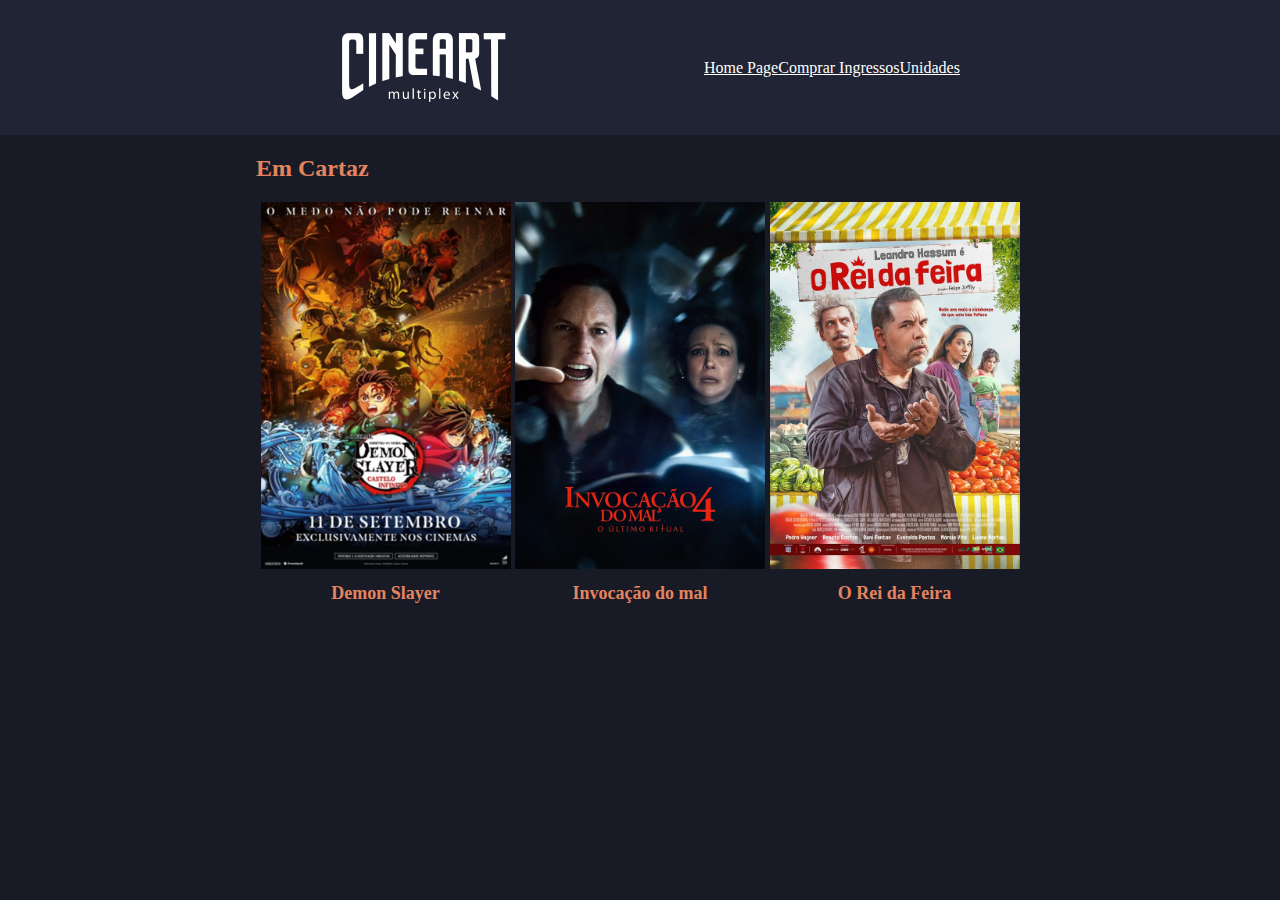
<file: projeto_cinema/index.html>
<!DOCTYPE html>
<html lang="pt-br">
<head>
    <meta charset="UTF-8">
    <meta name="viewport" content="width=device-width, initial-scale=1.0">
    <title>Cineart</title>
    <link rel="stylesheet" href="style.css">
</head>
<body>
    <header>
        <img id="logo" src="Imagens/backend-logo.png" alt="Logo">
        <nav>
            <a href="index.html">Home Page</a>
            <a href="comprar_ingressos.html">Comprar Ingressos</a>
            <a href="unidades.html">Unidades</a>
        </nav>
    </header>
        
    <main>
        <h2>Em Cartaz</h2>
        <article>
            <div class="filme-container">
                <img class="filme" src="Imagens/vibezz_608611151.png" alt="Cartaz Demon Slayer">
                <div class="titulo">Demon Slayer</div>
            </div>
            <div class="filme-container">
                <img class="filme" src="Imagens/vibezz_931710564.png" alt="Cartaz Invocação do mal">
                <div class="titulo">Invocação do mal</div>
            </div>
            <div class="filme-container">
                <img class="filme" src="Imagens/vibezz_711509601.jpg" alt="Cartaz O Rei Da Feira">
                <div class="titulo">O Rei da Feira</div>
            </div>
        </article>
    </main>
</body>
</html>
</file>
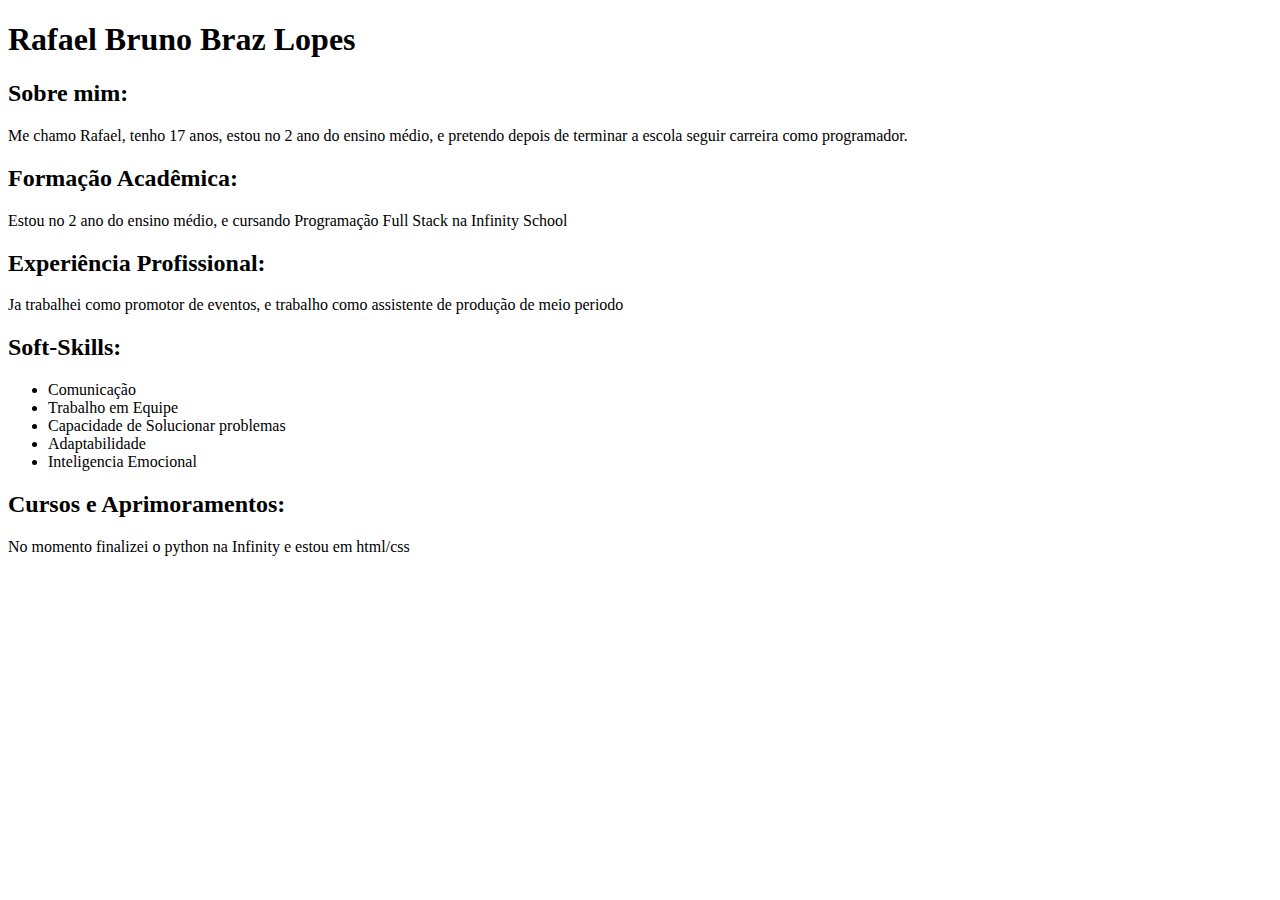
<file: Atividade 1/Portifolio.html>
<!DOCTYPE html>
<html lang="en">
<head>
    <meta charset="UTF-8">
    <meta name="viewport" content="width=device-width, initial-scale=1.0">
    <title>Portifolio</title>
</head>
<body>
    <h1>Rafael Bruno Braz Lopes</h1>
    <h2>Sobre mim:</h2>
    <p>Me chamo Rafael, tenho 17 anos, estou no 2 ano do ensino médio, e pretendo depois de terminar a escola seguir carreira como programador.</p>
    <h2>Formação Acadêmica:</h2>
    <p>Estou no 2 ano do ensino médio, e cursando Programação Full Stack na Infinity School</p>
    <h2>Experiência Profissional:</h2>
    <p>Ja trabalhei como promotor de eventos, e trabalho como assistente de produção de meio periodo</p>
    <h2>Soft-Skills:</h2>
    <ul>
        <li>Comunicação</li>
        <li>Trabalho em Equipe</li>
        <li>Capacidade de Solucionar problemas</li>
        <li>Adaptabilidade</li>
        <li>Inteligencia Emocional</li>
    </ul>
    <h2>Cursos e Aprimoramentos:</h2>
    <p>No momento finalizei o python na Infinity e estou em html/css</p>
</body>
</html>
</file>
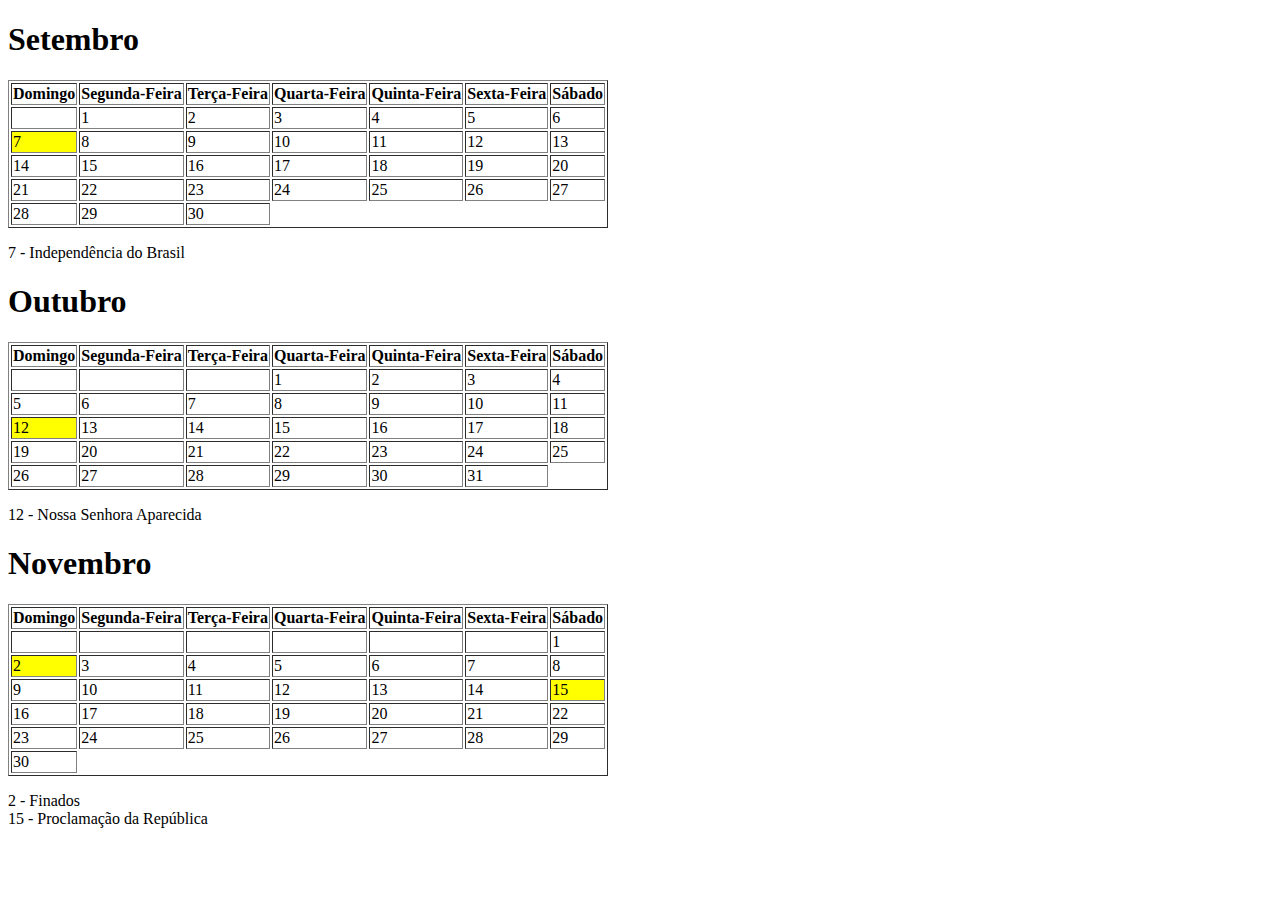
<file: Atividade-2/Calendário.html>
<!DOCTYPE html>
<html lang="en">
<head>
    <meta charset="UTF-8">
    <meta name="viewport" content="width=device-width, initial-scale=1.0">
    <title>Calendário</title>
</head>
<body>
    <h1>Setembro</h1>
    <table border="1">
        <thead>
            <tr>
                <th>Domingo</th>
                <th>Segunda-Feira</th>
                <th>Terça-Feira</th>
                <th>Quarta-Feira</th>
                <th>Quinta-Feira</th>
                <th>Sexta-Feira</th>
                <th>Sábado</th>
            </tr>
        </thead>
        <tbody>
            <tr>
                <td></td>
                <td>1</td>
                <td>2</td>
                <td>3</td>
                <td>4</td>
                <td>5</td>
                <td>6</td>
            </tr>
            <tr>
                <td style="background-color: yellow;">7</td>
                <td>8</td>
                <td>9</td>
                <td>10</td>
                <td>11</td>
                <td>12</td>
                <td>13</td>
            </tr>
            <tr>
                <td>14</td>
                <td>15</td>
                <td>16</td>
                <td>17</td>
                <td>18</td>
                <td>19</td>
                <td>20</td>
            </tr>
            <tr>
                <td>21</td>
                <td>22</td>
                <td>23</td>
                <td>24</td>
                <td>25</td>
                <td>26</td>
                <td>27</td>
            </tr>
            <tr>
                <td>28</td>
                <td>29</td>
                <td>30</td>
            </tr>
        </tbody>
    </table>
    <p>7 - Independência do Brasil</p>
    <h1>Outubro</h1>
    <table border="1">
        <thead>
            <tr>
                <th>Domingo</th>
                <th>Segunda-Feira</th>
                <th>Terça-Feira</th>
                <th>Quarta-Feira</th>
                <th>Quinta-Feira</th>
                <th>Sexta-Feira</th>
                <th>Sábado</th>
            </tr>
        </thead>
        <tbody>
            <tr>
                <td></td>
                <td></td>
                <td></td>
                <td>1</td>
                <td>2</td>
                <td>3</td>
                <td>4</td>
            </tr>
            <tr>
                <td>5</td>
                <td>6</td>
                <td>7</td>
                <td>8</td>
                <td>9</td>
                <td>10</td>
                <td>11</td>
            </tr>
            <tr>
                <td style="background-color: yellow;">12</td>
                <td>13</td>
                <td>14</td>
                <td>15</td>
                <td>16</td>
                <td>17</td>
                <td>18</td>
            </tr>
            <tr>
                <td>19</td>
                <td>20</td>
                <td>21</td>
                <td>22</td>
                <td>23</td>
                <td>24</td>
                <td>25</td>
            </tr>
            <tr>
                <td>26</td>
                <td>27</td>
                <td>28</td>
                <td>29</td>
                <td>30</td>
                <td>31</td>
            </tr>
        </tbody>
    </table>
    <p>12 - Nossa Senhora Aparecida</p>
    <h1>Novembro</h1>
    <table border="1">
        <thead>
            <tr>
                <th>Domingo</th>
                <th>Segunda-Feira</th>
                <th>Terça-Feira</th>
                <th>Quarta-Feira</th>
                <th>Quinta-Feira</th>
                <th>Sexta-Feira</th>
                <th>Sábado</th>
            </tr>
        </thead>
        <tbody>
            <tr>
                <td></td>
                <td></td>
                <td></td>
                <td></td>
                <td></td>
                <td></td>
                <td>1</td>
            </tr>
            <tr>
                <td style="background-color: yellow;">2</td>
                <td>3</td>
                <td>4</td>
                <td>5</td>
                <td>6</td>
                <td>7</td>
                <td>8</td>
            </tr>
            <tr>
                <td>9</td>
                <td>10</td>
                <td>11</td>
                <td>12</td>
                <td>13</td>
                <td>14</td>
                <td style="background-color: yellow;">15</td>
            </tr>
            <tr>
                <td>16</td>
                <td>17</td>
                <td>18</td>
                <td>19</td>
                <td>20</td>
                <td>21</td>
                <td>22</td>
            </tr>
            <tr>
                <td>23</td>
                <td>24</td>
                <td>25</td>
                <td>26</td>
                <td>27</td>
                <td>28</td>
                <td>29</td>
            </tr>
            <tr>
                <td>30</td>
            </tr>
        </tbody>
    </table>
    <p>2 - Finados <br>15 - Proclamação da República</p>
</body>
</html>
</file>
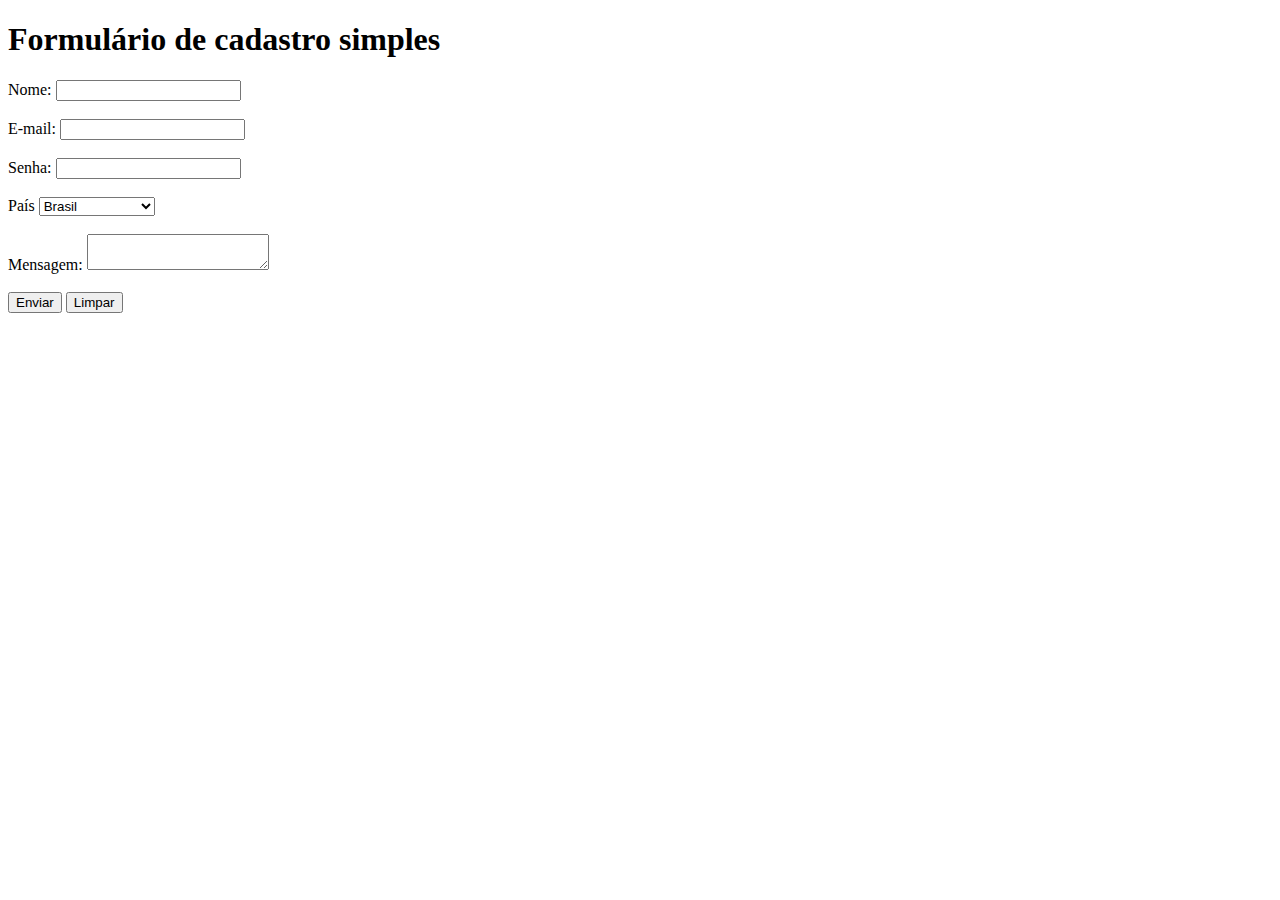
<file: Atividade-3/Formulario Simples.html>
<!DOCTYPE html>
<html lang="en">
<head>
    <meta charset="UTF-8">
    <meta name="viewport" content="width=device-width, initial-scale=1.0">
    <title>Formulário</title>
</head>
<body>
    <header>
        <h1>Formulário de cadastro simples</h1>
    </header>
    <main>
        <form action="/enviar" method="POST">
            <label for="nome">Nome:</label>
            <input type="text" id="nome" name="nome">
            <br><br>
            <label for="email">E-mail:</label>
            <input type="email" id="email" name="email">
            <br><br>
            <label for="senha">Senha:</label>
            <input type="password" id="senha" name="senha">
            <br><br>
            <label for="pais">País</label>
            <select id="pais" name="pais">
                <option value="brasil">Brasil</option>
                <option value="eua">Estados Unidos</option>
                <option value="uk">Reino Unido</option>
            </select>
            <br><br>
            <label for="mensagem">Mensagem:</label>
            <textarea name="mensagem" id="mensagem"></textarea>
            <br><br>
            <button type="submit">Enviar</button>
            <button type="reset">Limpar</button>
        </form>
    </main>
</body>
</html>
</file>
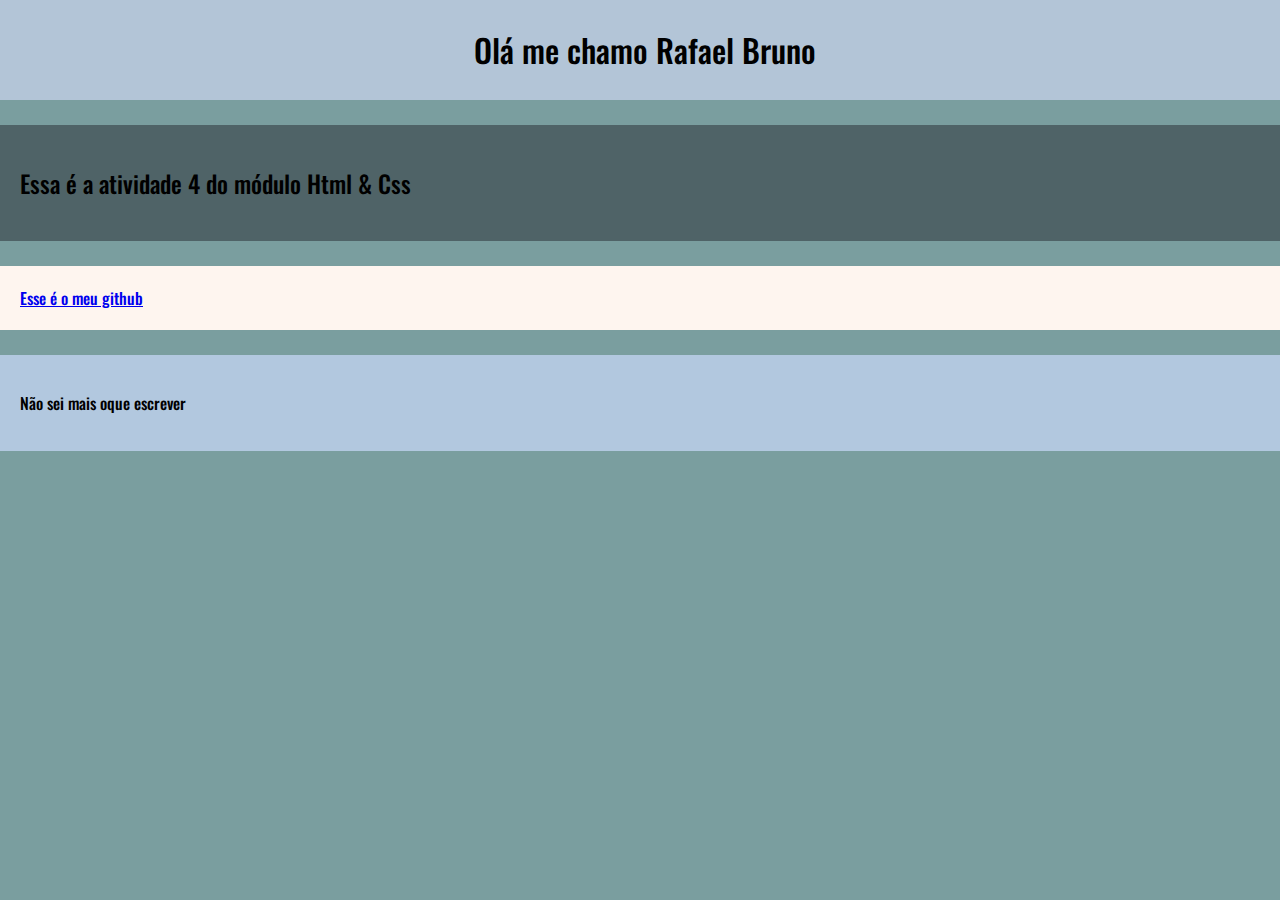
<file: Atividade-4/Atividade-4.html>
<!DOCTYPE html>
<html lang="en">
<head>
    <meta charset="UTF-8">
    <meta name="viewport" content="width=device-width, initial-scale=1.0">
    <title>Atividade-4</title>
    <link rel="stylesheet" href="Atividade-4.css">
    <link rel="preconnect" href="https://fonts.googleapis.com">
    <link rel="preconnect" href="https://fonts.gstatic.com" crossorigin>
    <link href="https://fonts.googleapis.com/css2?family=Oswald:wght@200..700&display=swap" rel="stylesheet">
</head>
<body>
    <header>
        <h1>Olá me chamo Rafael Bruno</h1>
    </header>
    <section>
        <h2>Essa é a atividade 4 do módulo Html & Css</h2>
    </section>
    <aside>
        <a href="https://github.com/rafabruno263">Esse é o meu github</a>
    </aside>
    <footer>
        <p>Não sei mais oque escrever</p>
    </footer>
</body>
</html>
</file>
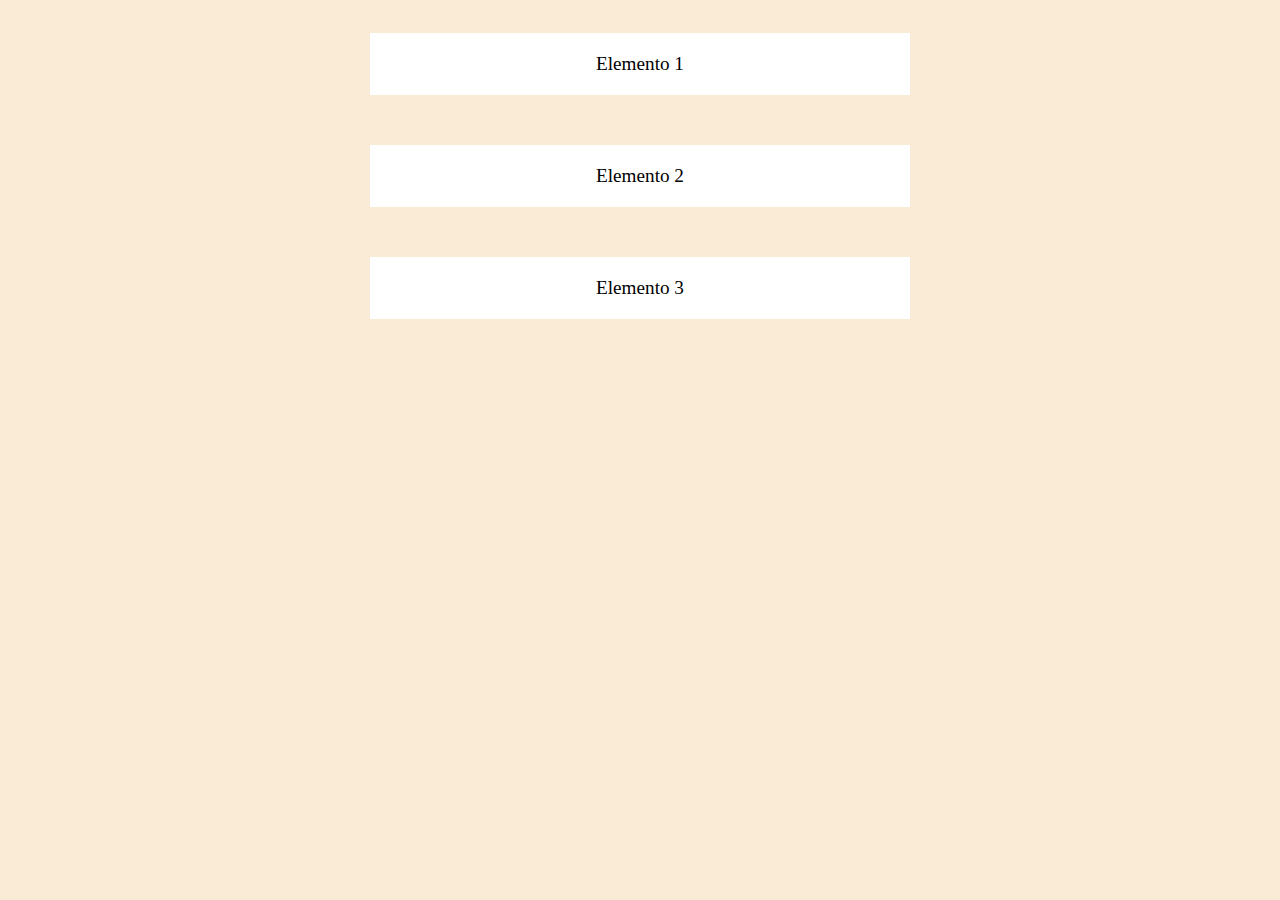
<file: Atividade-5/Atividade-5.html>
<!DOCTYPE html>
<html lang="en">
<head>
    <meta charset="UTF-8">
    <meta name="viewport" content="width=device-width, initial-scale=1.0">
    <title>Atividade-5</title>
    <link rel="stylesheet" href="Atividade-5.css">
</head>
<body>
    <main>
        <div class="container">
            <div class="elementos">Elemento 1</div>
            <div class="elementos">Elemento 2</div>
            <div class="elementos">Elemento 3</div>
        </div>
    </main>
</body>
</html>
</file>
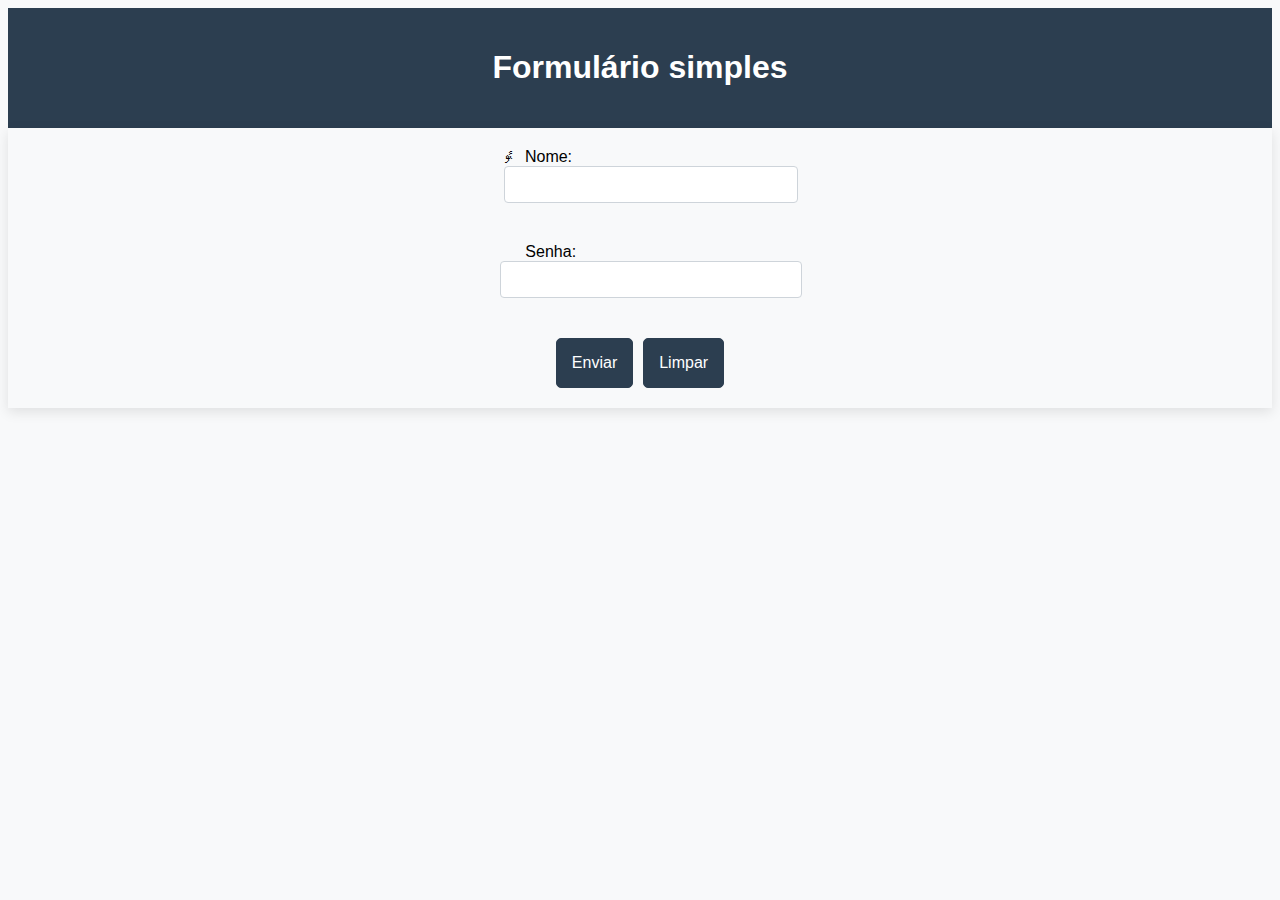
<file: Atividade-6/Atividade-6.html>
<!DOCTYPE html>
<html lang="en">
<head>
    <meta charset="UTF-8">
    <meta name="viewport" content="width=device-width, initial-scale=1.0">
    <title>Atividade-6</title>
    <link rel="stylesheet" href="Atividade-6.css">
    <link rel='stylesheet' href='https://cdn-uicons.flaticon.com/2.1.0/uicons-regular-rounded/css/uicons-regular-rounded.css'>
</head>
<body>
    <header>
        <h1>Formulário simples</h1>
    </header>
    <main>
        <form action="/enviar" method="POST">
            <div class="item">
            <div class="nome">
            <label for="nome">Nome:</label>
            <input type="text" id="nome" name="nome">
            </div>
            </div>
            <div class="item">
            <div class="senha">
            <label for="senha">Senha:</label>
            <input type="password" id="senha" name="senha">
            </div>
            </div>
            <div class="botao">
            <button type="submit">Enviar</button>
            <button type="reset">Limpar</button>
            </div>
        </form>
    </main>
</body>
</html>
</file>
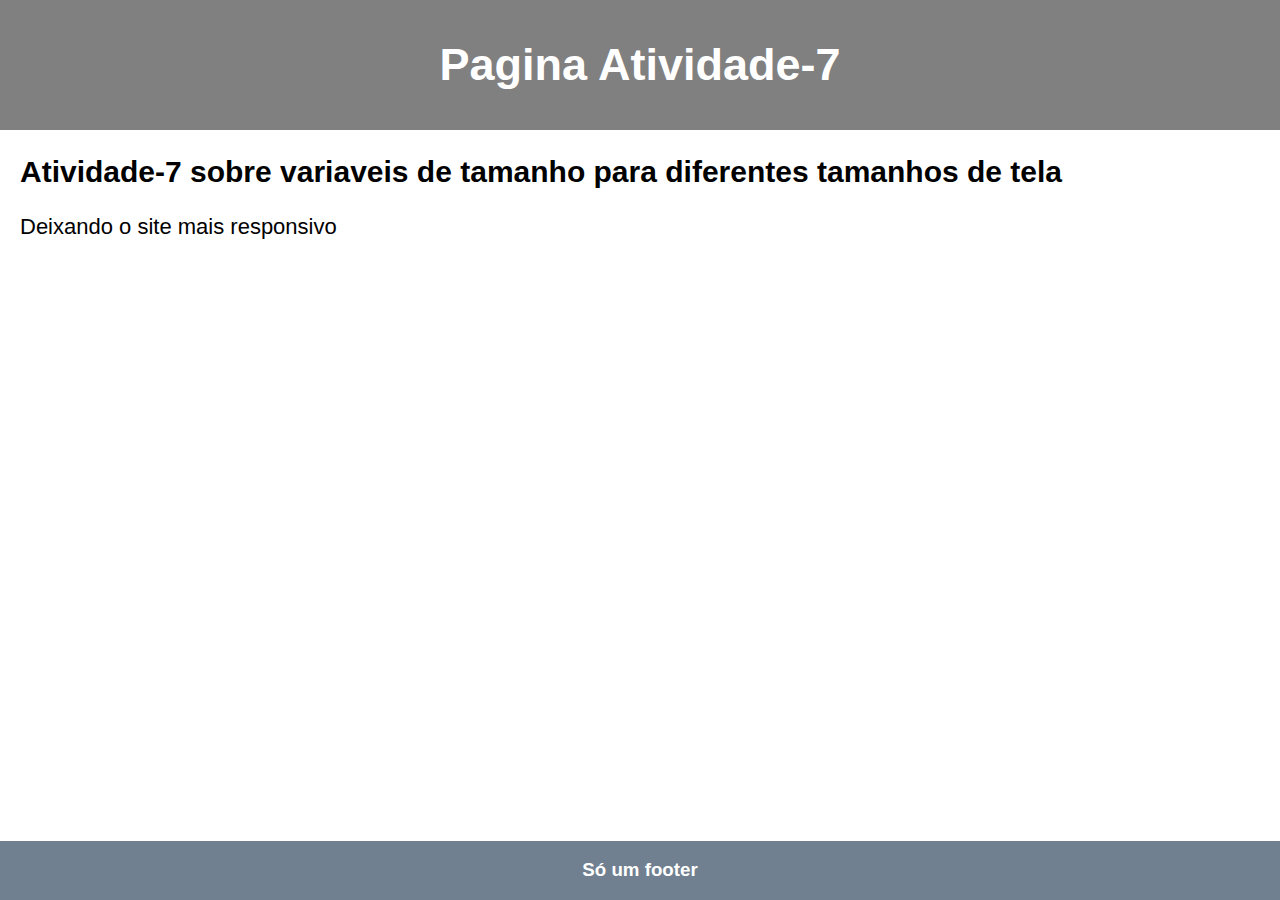
<file: Atividade-7/Atividade-7.html>
<!DOCTYPE html>
<html lang="pt-br">
<head>
    <meta charset="UTF-8">
    <meta name="viewport" content="width=device-width, initial-scale=1.0">
    <title>Atividade-7</title>
    <link rel="stylesheet" href="Atividade-7.css">
</head>
<body>
    <header>
        <h1>Pagina Atividade-7</h1>
    </header>
    <main>
        <h2>Atividade-7 sobre variaveis de tamanho para diferentes tamanhos de tela</h2>
        <p>Deixando o site mais responsivo</p>
    </main>
    <footer>
        <h3>Só um footer</h3>
    </footer>
</body>
</html>
</file>
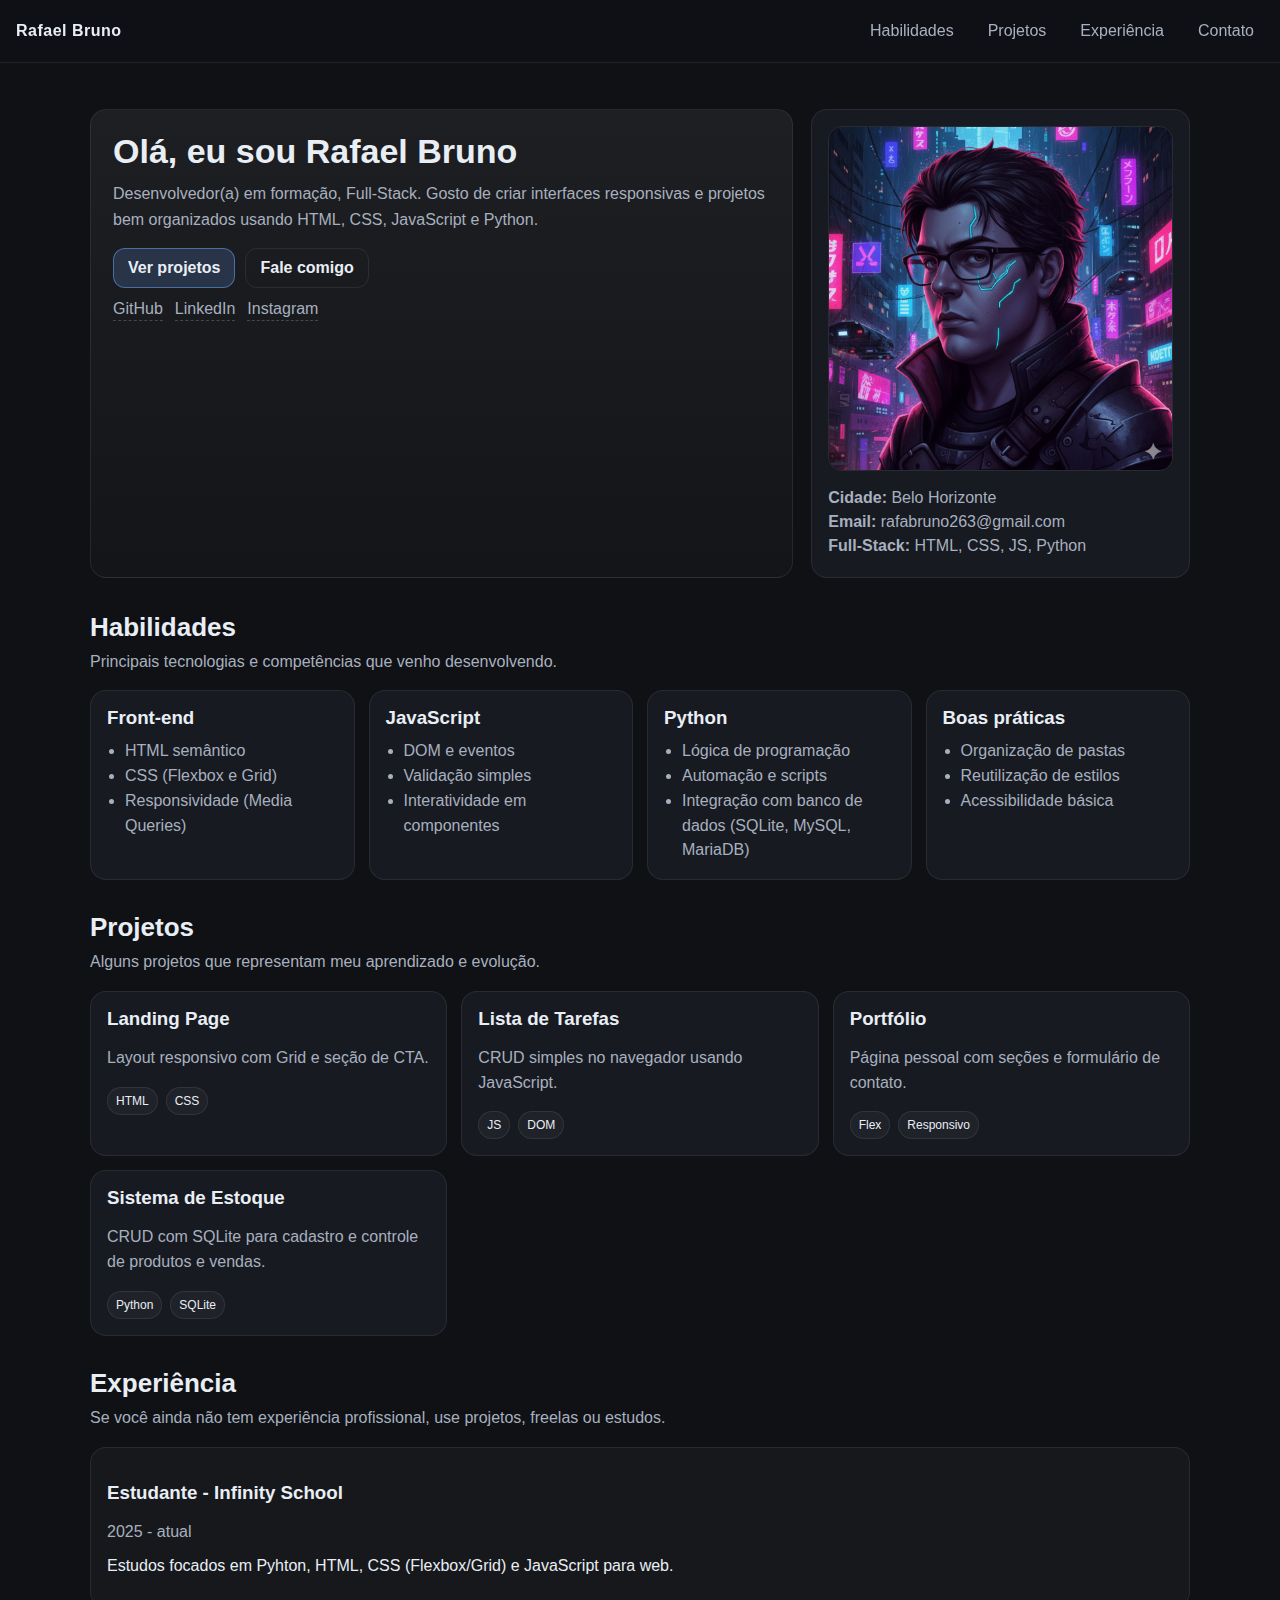
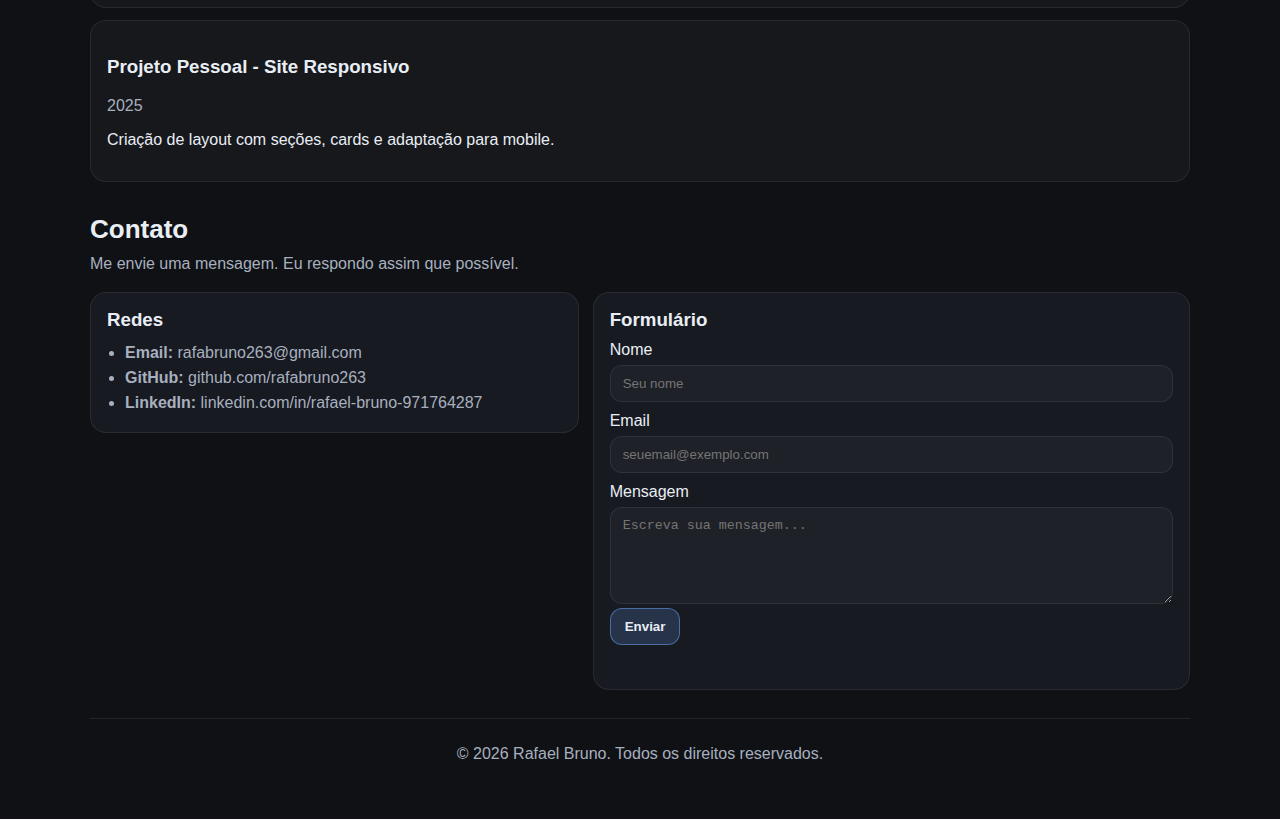
<file: Atividade-8/Atividade-8.html>
<!DOCTYPE html>
<html lang="pt-BR">
<head>
  <meta charset="UTF-8" />
  <meta name="viewport" content="width=device-width, initial-scale=1.0" />
  <title>Portfólio - Rafael Bruno</title>
  <link rel="stylesheet" href="style.css" />
</head>
<body>
  <header class="topbar">
    <a class="logo" href="#inicio">Rafael Bruno</a>

    <button class="menu-btn" id="menuBtn" aria-label="Abrir menu" aria-controls="menu" aria-expanded="false">
      Menu
    </button>

    <nav class="nav" id="menu">
      <a href="#habilidades">Habilidades</a>
      <a href="#projetos">Projetos</a>
      <a href="#experiencia">Experiência</a>
      <a href="#contato">Contato</a>
    </nav>
  </header>

  <main id="inicio" class="container">
    <section class="hero">
      <div class="hero-text">
        <h1>Olá, eu sou Rafael Bruno</h1>
        <p>
          Desenvolvedor(a) em formação, Full-Stack. Gosto de criar interfaces
          responsivas e projetos bem organizados usando HTML, CSS, JavaScript e Python.
        </p>

        <div class="hero-actions">
          <a class="btn" href="#projetos">Ver projetos</a>
          <a class="btn btn-outline" href="#contato">Fale comigo</a>
        </div>

        <div class="social">
          <a href="https://github.com/rafabruno263/" target="_blank" rel="noreferrer">GitHub</a>
          <a href="https://www.linkedin.com/in/rafael-bruno-971764287/" target="_blank" rel="noreferrer">LinkedIn</a>
          <a href="https://instagram.com/rafabrunobh" target="_blank" rel="noreferrer">Instagram</a>
        </div>
      </div>

      <div class="hero-card">
        <img
          class="avatar"
          src="/Atividade-8/IMG_8342.JPG"
          alt="Foto de perfil de Rafael Bruno"
        />
        <div class="mini-info">
          <p><strong>Cidade:</strong> Belo Horizonte</p>
          <p><strong>Email:</strong> rafabruno263@gmail.com</p>
          <p><strong>Full-Stack:</strong> HTML, CSS, JS, Python</p>
        </div>
      </div>
    </section>

    <section id="habilidades" class="section">
      <div class="section-head">
        <h2>Habilidades</h2>
        <p>Principais tecnologias e competências que venho desenvolvendo.</p>
      </div>

      <div class="grid-4">
        <article class="card">
          <h3>Front-end</h3>
          <ul>
            <li>HTML semântico</li>
            <li>CSS (Flexbox e Grid)</li>
            <li>Responsividade (Media Queries)</li>
          </ul>
        </article>

        <article class="card">
          <h3>JavaScript</h3>
          <ul>
            <li>DOM e eventos</li>
            <li>Validação simples</li>
            <li>Interatividade em componentes</li>
          </ul>
        </article>

        <article class="card">
          <h3>Python</h3>
          <ul>
            <li>Lógica de programação</li>
            <li>Automação e scripts</li>
            <li>Integração com banco de dados (SQLite, MySQL, MariaDB)</li>
          </ul>
        </article>

        <article class="card">
          <h3>Boas práticas</h3>
          <ul>
            <li>Organização de pastas</li>
            <li>Reutilização de estilos</li>
            <li>Acessibilidade básica</li>
          </ul>
        </article>
      </div>
    </section>

    <section id="projetos" class="section">
      <div class="section-head">
        <h2>Projetos</h2>
        <p>Alguns projetos que representam meu aprendizado e evolução.</p>
      </div>

      <div class="grid-3">
        <article class="card project">
          <h3>Landing Page</h3>
          <p>Layout responsivo com Grid e seção de CTA.</p>
          <div class="tags">
            <span>HTML</span><span>CSS</span>
          </div>
        </article>

        <article class="card project">
          <h3>Lista de Tarefas</h3>
          <p>CRUD simples no navegador usando JavaScript.</p>
          <div class="tags">
            <span>JS</span><span>DOM</span>
          </div>
        </article>

        <article class="card project">
          <h3>Portfólio</h3>
          <p>Página pessoal com seções e formulário de contato.</p>
          <div class="tags">
            <span>Flex</span><span>Responsivo</span>
          </div>
        </article>

        <article class="card project">
          <h3>Sistema de Estoque</h3>
          <p>CRUD com SQLite para cadastro e controle de produtos e vendas.</p>
          <div class="tags">
            <span>Python</span><span>SQLite</span>
          </div>
        </article>
      </div>
    </section>

    <section id="experiencia" class="section">
      <div class="section-head">
        <h2>Experiência</h2>
        <p>Se você ainda não tem experiência profissional, use projetos, freelas ou estudos.</p>
      </div>

      <div class="timeline">
        <div class="item">
          <h3>Estudante - Infinity School</h3>
          <p class="muted">2025 - atual</p>
          <p>Estudos focados em Pyhton, HTML, CSS (Flexbox/Grid) e JavaScript para web.</p>
        </div>

        <div class="item">
          <h3>Projeto Pessoal - Site Responsivo</h3>
          <p class="muted">2025</p>
          <p>Criação de layout com seções, cards e adaptação para mobile.</p>
        </div>
      </div>
    </section>

    <section id="contato" class="section">
      <div class="section-head">
        <h2>Contato</h2>
        <p>Me envie uma mensagem. Eu respondo assim que possível.</p>
      </div>

      <div class="contact-wrap">
        <div class="card contact-card">
          <h3>Redes</h3>
          <ul class="contact-list">
            <li><strong>Email:</strong> rafabruno263@gmail.com</li>
            <li><strong>GitHub:</strong> github.com/rafabruno263</li>
            <li><strong>LinkedIn:</strong> linkedin.com/in/rafael-bruno-971764287</li>
          </ul>
        </div>

        <form class="card form" id="contactForm">
          <h3>Formulário</h3>

          <label for="nome">Nome</label>
          <input id="nome" name="nome" type="text" placeholder="Seu nome" required />

          <label for="email">Email</label>
          <input id="email" name="email" type="email" placeholder="seuemail@exemplo.com" required />

          <label for="mensagem">Mensagem</label>
          <textarea id="mensagem" name="mensagem" rows="5" placeholder="Escreva sua mensagem..." required></textarea>

          <button class="btn" type="submit">Enviar</button>
          <p class="form-msg" id="formMsg" aria-live="polite"></p>
        </form>
      </div>
    </section>

    <footer class="footer">
      <p>© <span id="year"></span> Rafael Bruno. Todos os direitos reservados.</p>
    </footer>
  </main>

  <script src="script.js"></script>
</body>
</html>
</file>
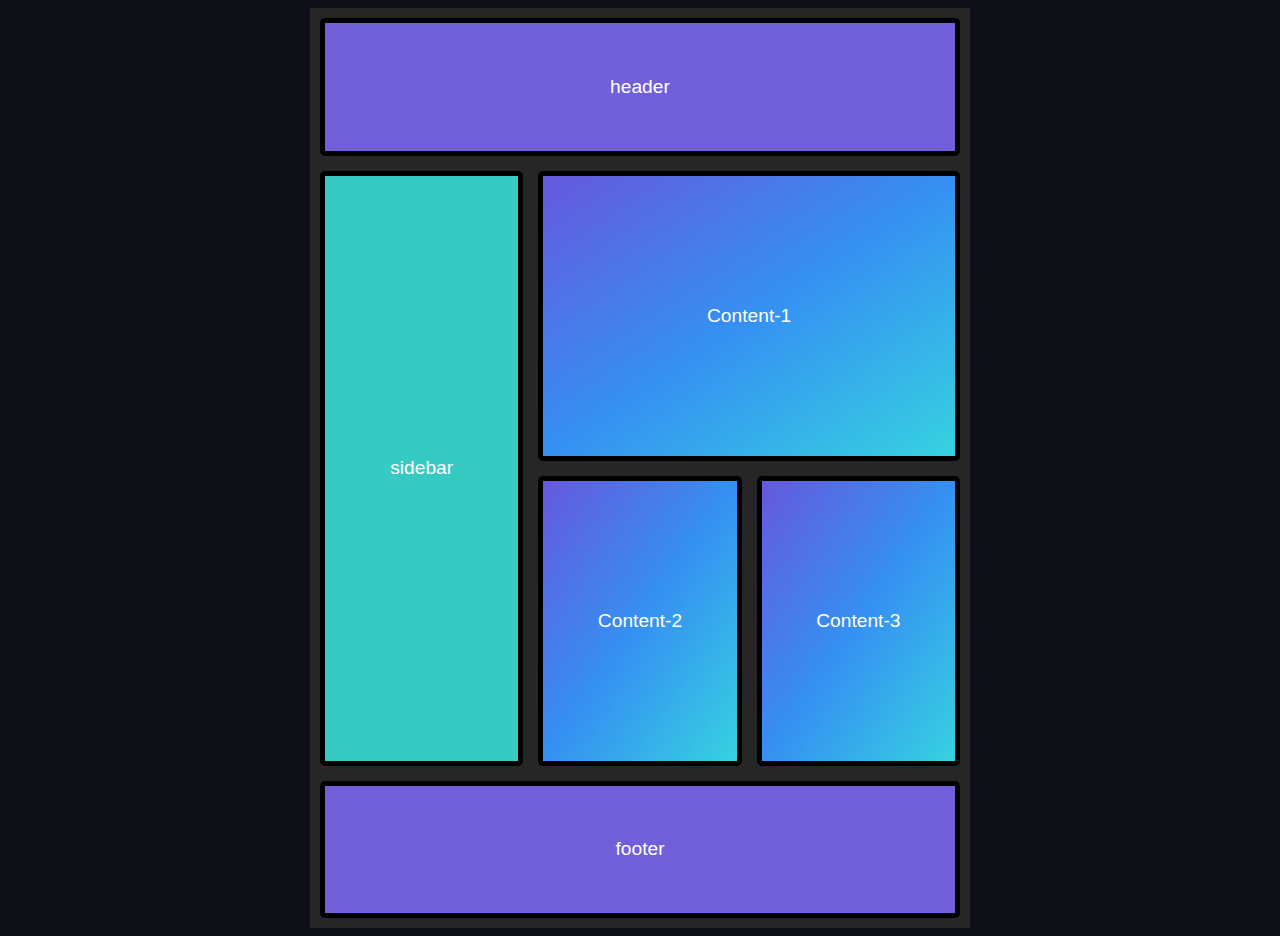
<file: desafio/desafio.html>
<!DOCTYPE html>
<html lang="en">
<head>
    <meta charset="UTF-8">
    <meta name="viewport" content="width=device-width, initial-scale=1.0">
    <link rel="stylesheet" href="desafio.css">
    <title>Desafio</title>
</head>
<body>
    <main>
        <header>header</header>
        <section id="sidebar">sidebar</section>
        <section id="content-1">Content-1</section>
        <section id="content">Content-2</section>
        <section id="content">Content-3</section>
        <section id="footer">footer</section>
    </main>
</body>
</html>
</file>
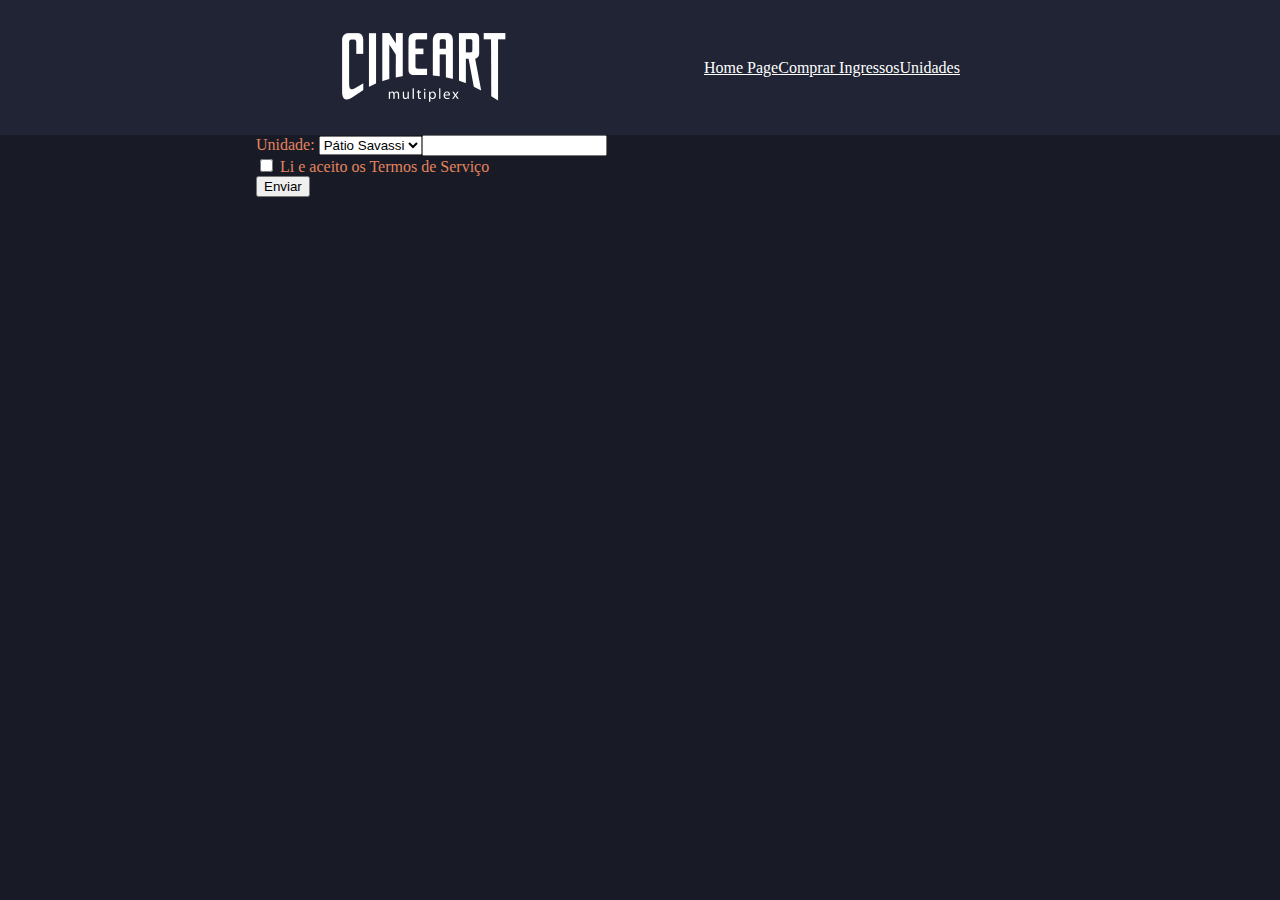
<file: projeto_cinema/comprar_ingressos.html>
<!DOCTYPE html>
<html lang="pt-br">

<head>
    <meta charset="UTF-8">
    <meta name="viewport" content="width=device-width, initial-scale=1.0">
    <title>Cineart</title>
    <link rel="stylesheet" href="style.css">
</head>

<body>
    <header>
        <img id="logo" src="Imagens/backend-logo.png" alt="Logo">
        <nav>
            <a href="index.html">Home Page</a>
            <a href="comprar_ingressos.html">Comprar Ingressos</a>
            <a href="unidades.html">Unidades</a>
        </nav>
    </header>
    <main>
        <section id="detalhes-filmes"></section>
        <section id="comprar-ingresso">
            <form>
                <div>
                    <label>Unidade:</label>
                    <select id="unidade">
                    <option value="">Pátio Savassi</option>
                    <option value="">Boulevard</option>
                </div>
                
                <div>
                    <label for="email">Email:</label>
                    <input type="email" id="email">
                </div>

                <div>
                    <input type="checkbox" id="accept-tos">
                    <label for="accept-tos">
                        Li e aceito os Termos de Serviço
                    </label>
                </div>


                <input type="submit" value="Enviar">

            </form>
        </section>
    </main>
</body>

</html>
</file>
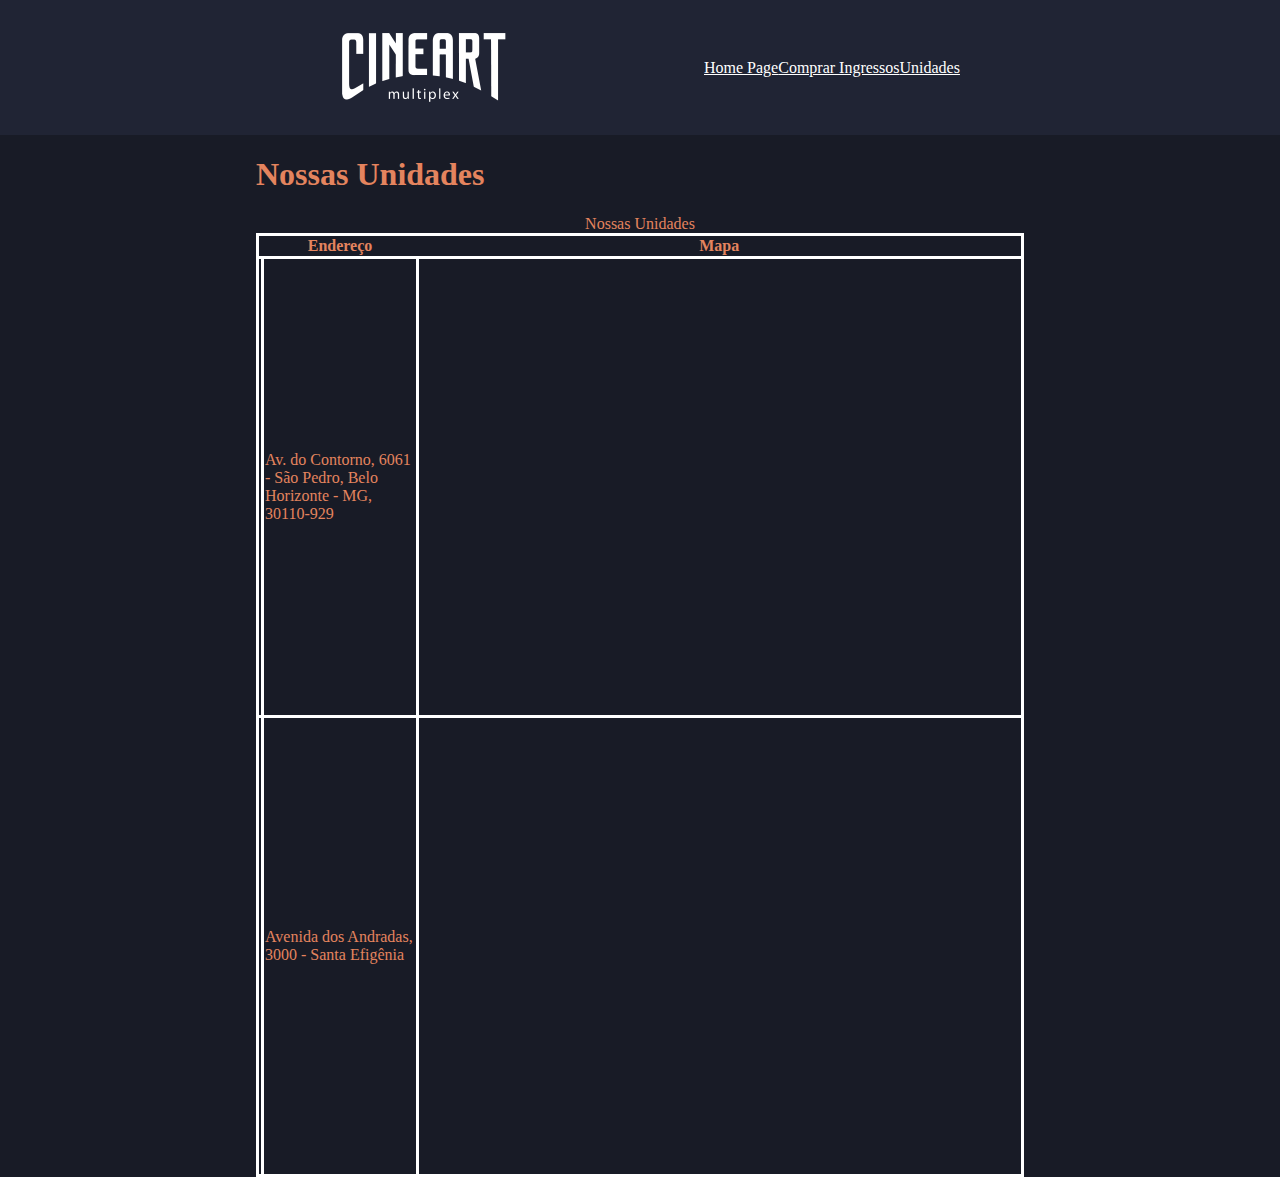
<file: projeto_cinema/unidades.html>
<!DOCTYPE html>
<html lang="pt-br">

<head>
    <meta charset="UTF-8">
    <meta name="viewport" content="width=device-width, initial-scale=1.0">
    <title>Cineart</title>
    <link rel="stylesheet" href="style.css">
</head>

<body>
    <header>
        <img id="logo" src="Imagens/backend-logo.png" alt="Logo">
        <nav>
            <a href="index.html">Home Page</a>
            <a href="comprar_ingressos.html">Comprar Ingressos</a>
            <a href="unidades.html">Unidades</a>
        </nav>
    </header>
    <main>
        <h1>Nossas Unidades</h1>
        <table>
            <caption>Nossas Unidades</caption>

            <thead>
                <tr>
                    <th></th>
                    <th>Endereço</th>
                    <th>Mapa</th>
                </tr>
            </thead>

            <tbody>
                <tr>
                    <th></th>
                    <td>Av. do Contorno, 6061 - São Pedro, Belo Horizonte - MG, 30110-929</td>
                    <td><iframe
                            src="https://www.google.com/maps/embed?pb=!1m18!1m12!1m3!1d3750.61830464474!2d-43.93643122416511!3d-19.94048328145032!2m3!1f0!2f0!3f0!3m2!1i1024!2i768!4f13.1!3m3!1m2!1s0xa699c55676a433%3A0x59501931299d8bf3!2sP%C3%A1tio%20Savassi!5e0!3m2!1spt-BR!2sbr!4v1757724713680!5m2!1spt-BR!2sbr"
                            width="600" height="450" style="border:0;" allowfullscreen="" loading="lazy"
                            referrerpolicy="no-referrer-when-downgrade"></iframe></td>
                </tr>
                <tr>
                    <th></th>
                    <td>Avenida dos Andradas, 3000 - Santa Efigênia</td>
                    <td><iframe
                            src="https://www.google.com/maps/embed?pb=!1m18!1m12!1m3!1d3751.1020739474134!2d-43.92218902416549!3d-19.920102981466204!2m3!1f0!2f0!3f0!3m2!1i1024!2i768!4f13.1!3m3!1m2!1s0xa6998bfc9e4e63%3A0xcb0139759036c0bc!2sCineart%20Boulevard!5e0!3m2!1spt-BR!2sbr!4v1757725153861!5m2!1spt-BR!2sbr"
                            width="600" height="450" style="border:0;" allowfullscreen="" loading="lazy"
                            referrerpolicy="no-referrer-when-downgrade"></iframe></td>
                </tr>
            </tbody>
        </table>
    </main>
</body>

</html>
</file>
<file: projeto_cinema/style.css>
header{
    background-color: #202434;
    height: 15vh;
    width: 100%;
    display: flex;
    justify-content: space-between;
    align-items: center;
}

#logo{
    padding-left: 20em;
}

body{
    background-color: #181B26;
    margin: 0;
    padding: 0;
}

main{
    color: #E4845E;
    margin: auto;
    width: 60vw;
    flex-wrap: wrap;
}

a{
    color: white;
}

nav{
    padding-right: 20em;
    display: flex;
    justify-content: space-evenly;
    width: 20%;
}

.filme{
    width: 250px;
}

article{
    display: flex;
    justify-content: space-evenly;
}

.filme-container{
    text-align: center;
}

.titulo{
    margin-top: 10px;
    font-size: 18px;
    font-weight: bold;
    }

table{
    margin: auto;
}

table, tr, td{
    border:solid white;
    border-collapse: collapse;
}
</file>
<file: Atividade-4/Atividade-4.css>
* {
  font-family: "Oswald", sans-serif;
  font-optical-sizing: auto;
  font-weight: 500;
  font-style: normal;
}

header{
    text-align: center;
    background-color: #B3C5D7;
    width: 100%;
    padding: 5px;
    border: 3px #b3ccb8;
    margin-bottom: 25px;
}

body{
    min-height: 50vh;
    background-color: #7A9E9F;
    margin: 0;
    display: flex;
    flex-direction: column;
}

section{
    background-color: #4F6367;
    padding: 20px;
    margin-bottom: 25px;
}

aside{
    padding: 20px;
    background-color: #FEF5EF;
    margin-bottom: 25px;
}

footer{
    background-color: #b2c8df;
    padding: 20px;

}
</file>
<file: Atividade-5/Atividade-5.css>
body{
    background-color: antiquewhite;
    font-size: larger;
}

.container{
    display: flex;
    flex-direction: column;
    justify-content: center;
    align-items: center;
}

.elementos{
    width: 500px;
    background-color: white;
    text-align: center;
    padding: 20px;
    gap: 10px;
    flex: 1;
    margin: 25px;
}
</file>
<file: Atividade-6/Atividade-6.css>
body{
    background-color: #F8F9FA;
    font-family: sans-serif;
}

header{
    background-color: #2c3e50;
    color: white;
    padding: 20px;
    text-align: center;
}

form{
    display: flex;
    flex-direction: column;
    justify-content: center;
    align-items: center;
    border: #CED4DA;
    box-shadow: 0 4px 12px rgba(0, 0, 0, 0.1);
}

.item{
    margin: 20px;
}

input[type="text"],
input[type="password"] {
    width: 100%;
    padding: 10px;
    border: 1px solid #CED4DA;
    border-radius: 4px;
}

.botao{
    display: flex;
    flex-direction: row;
    margin: 20px;
    gap: 10px;
}

.nome::before {
  content: "\fbef";
  font-family: 'uicons-regular-rounded';
  font-weight: normal;
  font-style: normal;
  line-height: 1;
  margin-right: 8px;
}

.senha::before {
  content: "\f77d";
  font-family: 'uicons-regular-rounded';
  font-weight: normal;
  font-style: normal;
  line-height: 1;
  margin-right: 8px;
}

button{
    flex-grow: 1;
    padding: 15px;
    font-size: 16px;
    cursor: pointer;
    border: 1px solid #2c3e50;
    background-color: #2c3e50;
    color: white;
    border-radius: 5px;
    position: relative;
    overflow: hidden;
    transition: color 0.4s ease-in-out;
    border-radius: 5px;
}

button::after {
    content: '';
    position: absolute;
    top: 0;
    left: 0;
    width: 100%;
    height: 100%;
    background-color: #F8F9FA;
    transform: translateX(-100%);
    transition: transform 0.4s ease-in-out;
}

button:hover {
    color: #2c3e50;
}

button:hover::after {
    transform: translateX(0);
    z-index: -1;
}
</file>
<file: Atividade-7/Atividade-7.css>
@media(min-width: 1024px){
    footer{
        position: fixed;
    }
    h1{
        font-size: 45px;
    }
    h2{
        font-size: 30px;
    }
    p{
        font-size: 22px;
    }
    main{
        margin: 30px;
    }
}

@media(min-width: 768px) and (max-width: 1023px){
    footer{
        position: fixed;
    }
    h1{
        font-size: 38px;
    }
    h2{
        font-size: 25px;
    }
    p{
        font-size: 20px;
    }
    main{
        margin: 25px;
    }
}

@media(max-width: 767px){
    footer{
        position: static;
    }
    h1{
        font-size: 28px;
    }
    h2{
        font-size: 22px;
    }
    main{
        margin: 15px;
    }
}

body{
    margin: 0;
    font-family: sans-serif;
}

header{
    margin: 0%;
    color: white;
    background-color: gray;
    padding: 1vh;
    display: flex;
    justify-content: center;
    align-items: center;
    
}

main{
    margin: 20px;
    
}

footer{
    color: white;
    background-color: slategrey;
    bottom: 0;
    position: fixed;
    width: 100%;
    text-align: center;
}
</file>
<file: Atividade-8/style.css>
:root {
  --bg: #0f1115;
  --card: #171a21;
  --text: #e9eef5;
  --muted: #a8b0bf;
  --accent: #6ea8fe;
  --border: rgba(255, 255, 255, 0.08);
}

* {
  box-sizing: border-box;
}

html {
  scroll-behavior: smooth;
}

body {
  margin: 0;
  font-family: Arial, Helvetica, sans-serif;
  background: var(--bg);
  color: var(--text);
}

a {
  color: inherit;
  text-decoration: none;
}

.container {
  width: min(1100px, 92%);
  margin: 0 auto;
  padding: 28px 0 48px;
}

.topbar {
  position: sticky;
  top: 0;
  z-index: 10;
  background: rgba(15, 17, 21, 0.9);
  backdrop-filter: blur(10px);
  border-bottom: 1px solid var(--border);
  display: flex;
  align-items: center;
  justify-content: space-between;
  padding: 14px 16px;
}

.logo {
  font-weight: 700;
  letter-spacing: 0.5px;
}

.nav {
  display: flex;
  gap: 14px;
  align-items: center;
}

.nav a {
  padding: 8px 10px;
  border-radius: 10px;
  color: var(--muted);
}

.nav a:hover {
  color: var(--text);
  background: rgba(255, 255, 255, 0.06);
}

.menu-btn {
  display: none;
  border: 1px solid var(--border);
  background: transparent;
  color: var(--text);
  padding: 8px 10px;
  border-radius: 10px;
  cursor: pointer;
}

.hero {
  display: grid;
  grid-template-columns: 1.3fr 0.7fr;
  gap: 18px;
  align-items: stretch;
  padding: 18px 0 8px;
}

.hero-text {
  border: 1px solid var(--border);
  background: linear-gradient(180deg, rgba(255,255,255,0.06), rgba(255,255,255,0.02));
  border-radius: 16px;
  padding: 22px;
}

.hero-text h1 {
  margin: 0 0 10px;
  font-size: 34px;
}

.hero-text p {
  margin: 0 0 14px;
  color: var(--muted);
  line-height: 1.6;
}

.hero-actions {
  display: flex;
  gap: 10px;
  margin: 16px 0 12px;
}

.social {
  display: flex;
  gap: 12px;
  flex-wrap: wrap;
  margin-top: 10px;
}

.social a {
  color: var(--muted);
  border-bottom: 1px dashed rgba(255,255,255,0.2);
  padding-bottom: 2px;
}

.social a:hover {
  color: var(--text);
}

.hero-card {
  border: 1px solid var(--border);
  background: var(--card);
  border-radius: 16px;
  padding: 16px;
  display: flex;
  flex-direction: column;
  gap: 12px;
}

.avatar {
  width: 100%;
  border-radius: 14px;
  display: block;
  border: 1px solid var(--border);
}

.mini-info p {
  margin: 6px 0;
  color: var(--muted);
}

.section {
  padding: 26px 0 6px;
}

.section-head h2 {
  margin: 0 0 6px;
  font-size: 26px;
}

.section-head p {
  margin: 0 0 16px;
  color: var(--muted);
  line-height: 1.6;
}

.grid-3 {
  display: grid;
  grid-template-columns: repeat(3, 1fr);
  gap: 14px;
}

.card {
  background: var(--card);
  border: 1px solid var(--border);
  border-radius: 16px;
  padding: 16px;
}

.card h3 {
  margin: 0 0 10px;
}

.card p,
.card li {
  color: var(--muted);
  line-height: 1.55;
}

.card ul {
  margin: 10px 0 0;
  padding-left: 18px;
}

.project .tags {
  display: flex;
  gap: 8px;
  flex-wrap: wrap;
  margin-top: 10px;
}

.project .tags span {
  font-size: 12px;
  color: var(--text);
  border: 1px solid var(--border);
  background: rgba(255,255,255,0.04);
  padding: 6px 8px;
  border-radius: 999px;
}

.card-actions {
  display: flex;
  gap: 12px;
  margin-top: 12px;
}

.link {
  color: var(--accent);
}

.link:hover {
  text-decoration: underline;
}

.timeline {
  display: grid;
  gap: 12px;
}

.timeline .item {
  padding: 16px;
  border-radius: 16px;
  border: 1px solid var(--border);
  background: rgba(255,255,255,0.03);
}

.muted {
  color: var(--muted);
  margin-top: 6px;
}

.contact-wrap {
  display: grid;
  grid-template-columns: 0.9fr 1.1fr;
  gap: 14px;
  align-items: start;
}

.contact-list {
  margin: 10px 0 0;
  padding-left: 18px;
}

.form label {
  display: block;
  margin: 10px 0 6px;
  color: var(--text);
}

.form input,
.form textarea {
  width: 100%;
  border: 1px solid var(--border);
  background: rgba(255,255,255,0.03);
  color: var(--text);
  padding: 10px 12px;
  border-radius: 12px;
  outline: none;
}

.form input:focus,
.form textarea:focus {
  border-color: rgba(110, 168, 254, 0.6);
}

.form-msg {
  margin: 10px 0 0;
  min-height: 18px;
  color: var(--muted);
}

.btn {
  display: inline-block;
  border: 1px solid rgba(110, 168, 254, 0.5);
  background: rgba(110, 168, 254, 0.18);
  color: var(--text);
  padding: 10px 14px;
  border-radius: 12px;
  cursor: pointer;
  font-weight: 600;
}

.btn:hover {
  background: rgba(110, 168, 254, 0.26);
}

.btn-outline {
  border: 1px solid var(--border);
  background: transparent;
}

.btn-outline:hover {
  background: rgba(255,255,255,0.06);
}

.footer {
  padding: 26px 0 8px;
  border-top: 1px solid var(--border);
  margin-top: 22px;
}

.footer p {
  margin: 0;
  color: var(--muted);
  text-align: center;
}

@media (max-width: 900px) {
  .hero {
    grid-template-columns: 1fr;
  }

  .grid-3 {
    grid-template-columns: 1fr;
  }

  .contact-wrap {
    grid-template-columns: 1fr;
  }
}

@media (max-width: 640px) {
  .menu-btn {
    display: inline-flex;
    align-items: center;
    justify-content: center;
  }

  .nav {
    display: none;
    position: absolute;
    right: 16px;
    top: 58px;
    flex-direction: column;
    background: var(--card);
    border: 1px solid var(--border);
    border-radius: 14px;
    padding: 10px;
    width: 180px;
  }

  .nav.open {
    display: flex;
  }

  .hero-text h1 {
    font-size: 28px;
  }

  .hero-actions {
    flex-direction: column;
    align-items: flex-start;
  }

  .btn {
    width: 100%;
    text-align: center;
  }
}

.grid-4 {
  display: grid;
  grid-template-columns: repeat(4, 1fr);
  gap: 14px;
}

@media (max-width: 900px) {
  .grid-4 {
    grid-template-columns: 1fr;
  }
}
</file>
<file: desafio/desafio.css>
body{
    background-color: #0D1117;
    font-family: "Asimovian", sans-serif;
    font-size: larger;
}

main{
    background-color: rgb(38, 38, 38);
    width: 50vw;
    padding: 10px;
    min-height: 100vh;
    margin: auto;
    color: white;
    display: grid;
    gap: 15px;
    grid-template-columns: repeat(3, 1fr);
    grid-template-rows: repeat(6, 1fr);
}

header, section, footer{
    border: 5px solid black;
    border-radius: 5px;
    background-color: #705FD9;
    display: flex;
    justify-content: center;
    align-items: center;
    padding: 20px;
}

#content{
    background-image: linear-gradient(to bottom right, #6659DC, #3590F2, #36D2E0);
    grid-row:span 2;
}

#sidebar{
    background-color: #37CAC3;
    grid-row: span 4;
}
#content-1{
    background-image: linear-gradient(to bottom right, #6659DC, #3590F2, #36D2E0);
    grid-column: span 2;
    grid-row: span 2;
}

#footer, header{
    grid-column: span 3;
}
</file>
